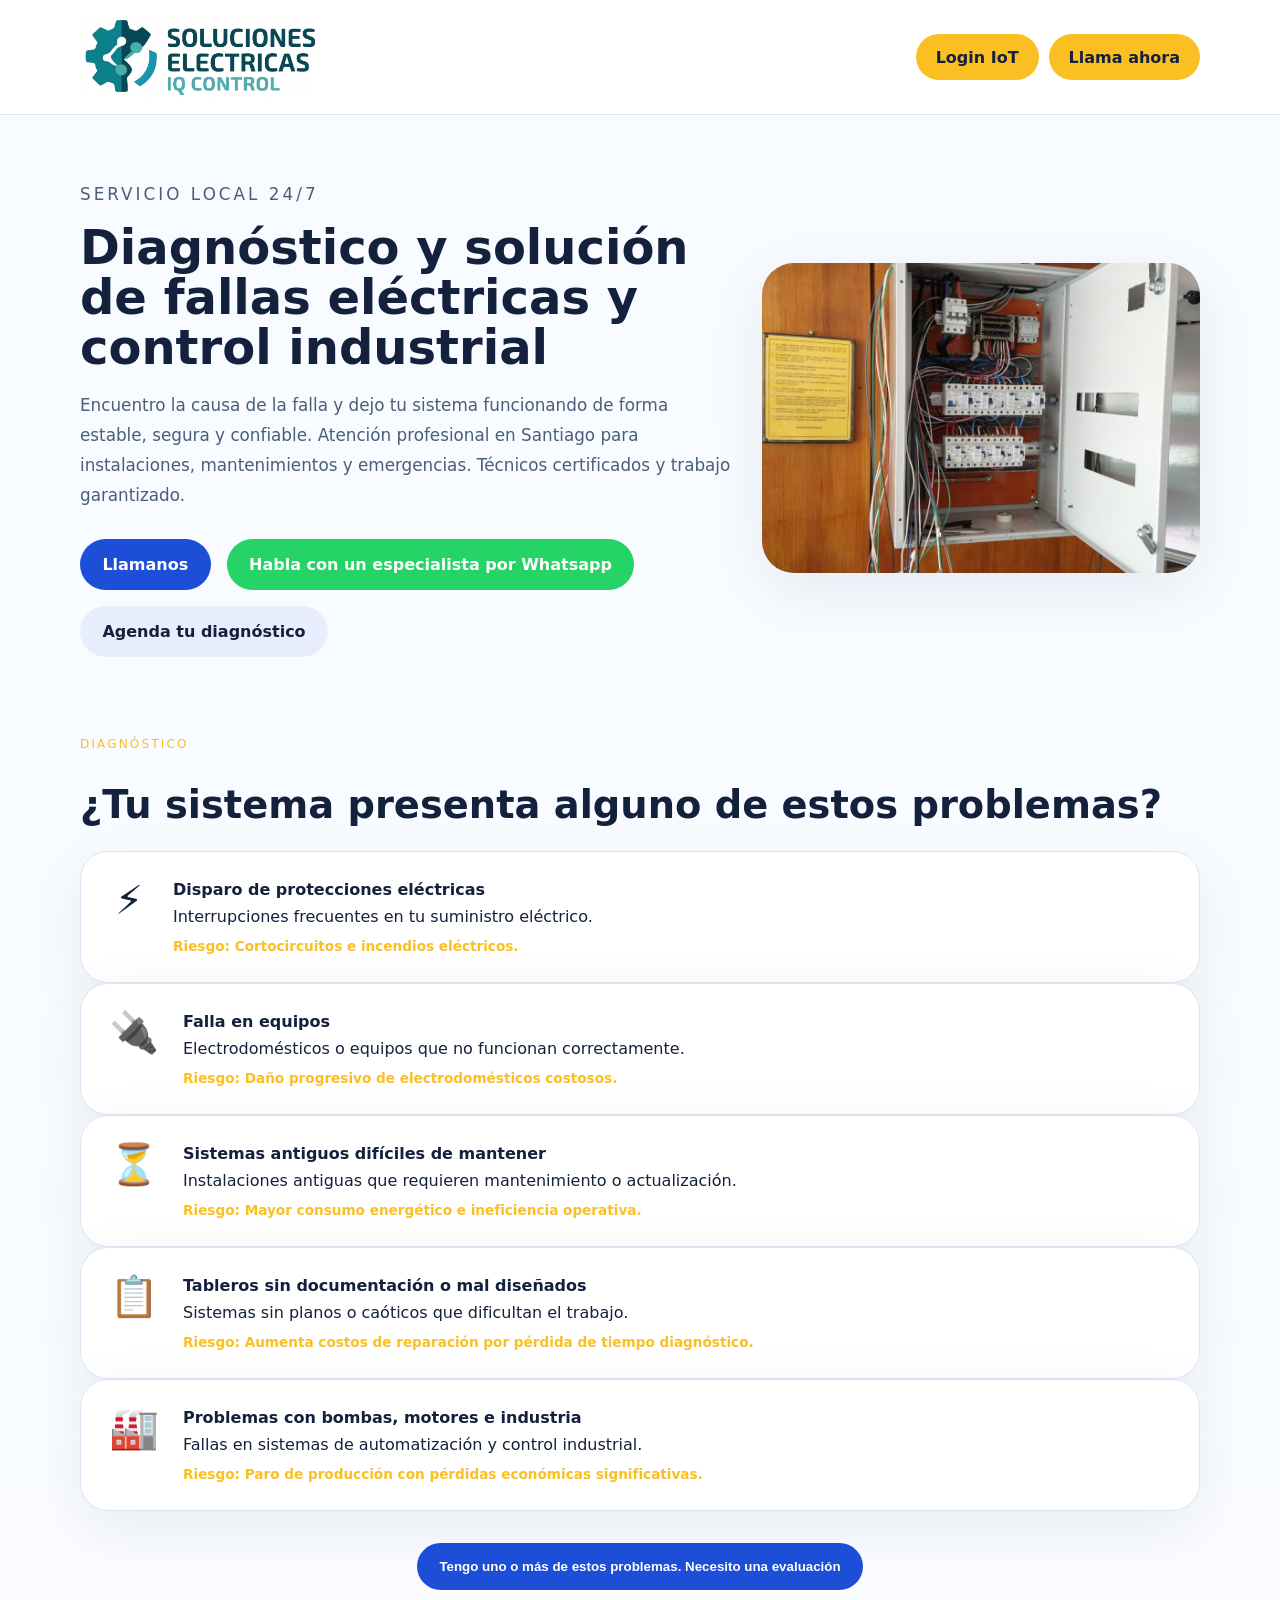
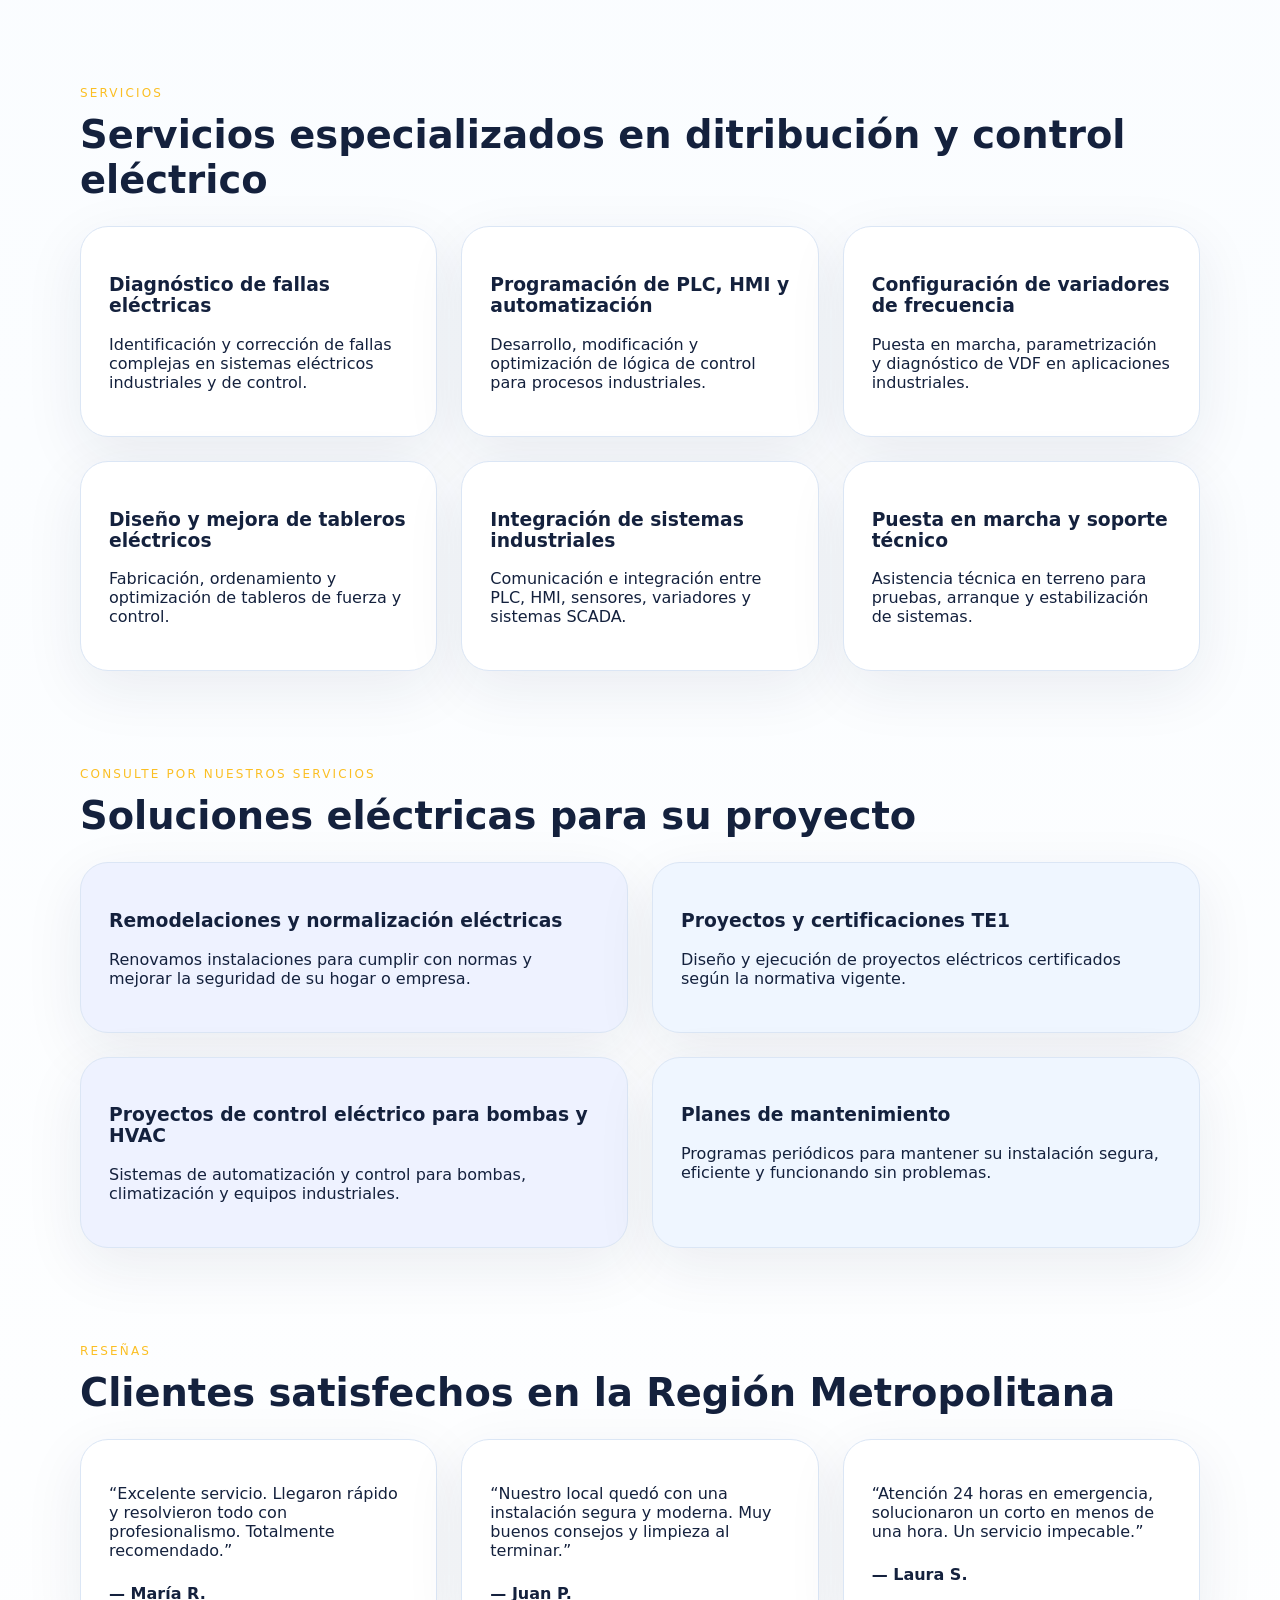
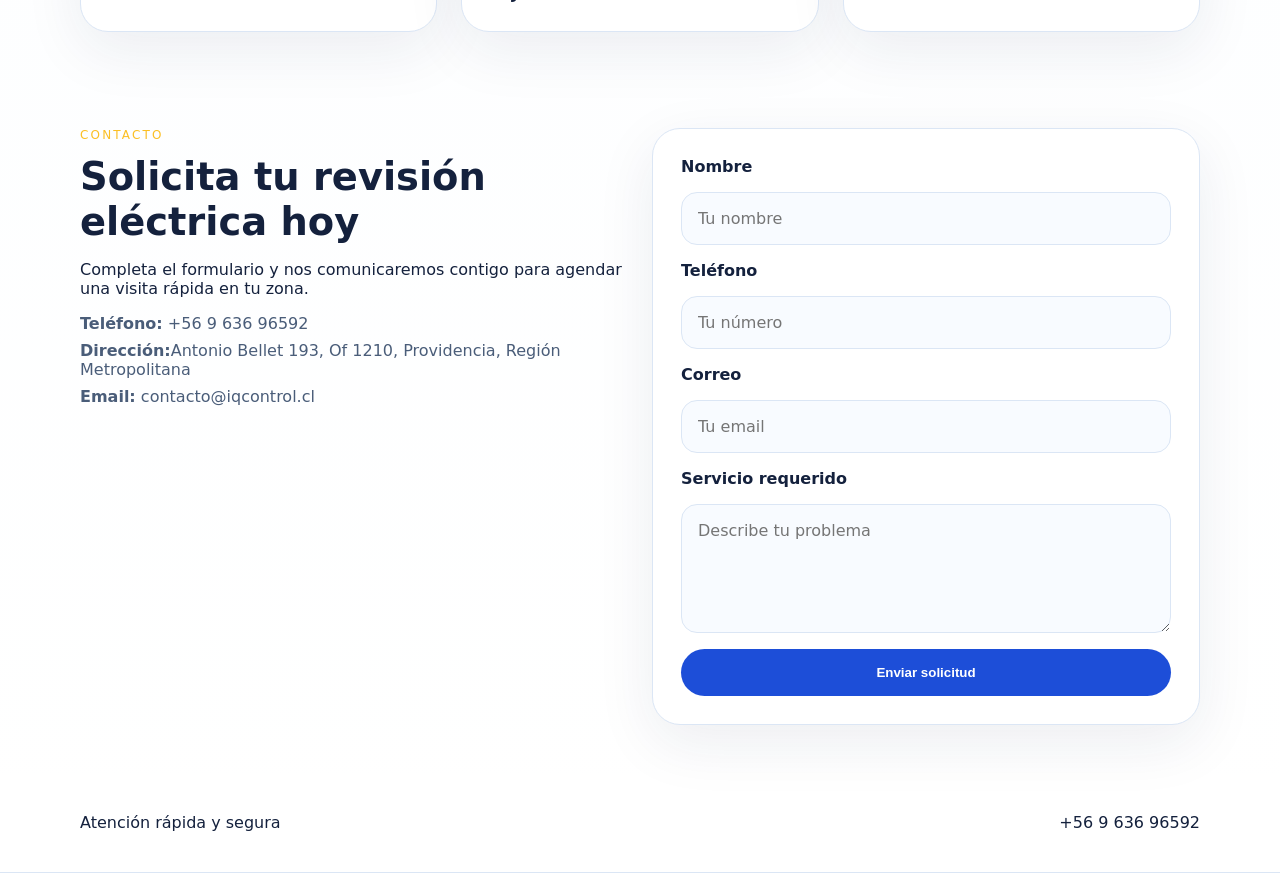
<file: index.html>
<!DOCTYPE html>
<html lang="es">
<head>
  <meta charset="UTF-8" />
  <meta name="viewport" content="width=device-width, initial-scale=1.0" />
  <meta name="description" content="Electricista profesional en Santiago. Servicios residenciales, comerciales y emergencias 24/7. Rápido, seguro y confiable." />
  <meta name="keywords" content="electricista, servicios eléctricos, electricista residencial, electricista comercial, emergencias eléctricas, Región Metropolitana" />
  <meta name="author" content="Electricista Profesional" />
  <title>Electricista Profesional | Servicios Eléctricos en Santiago</title>
  <link rel="stylesheet" href="styles.css" />
</head>
<body>
  <header class="site-header">
    <div class="container header-inner">
      <div class="brand">
        <img src="images/Sol_Elec_logo.png" alt="Sol Elec logo" class="logo-image">
      </div>
      <div style="display: flex; gap: 10px; align-items: center;">
      <a class="phone-link desktop-call" href="/iot-login.html">
      Login IoT
      </a>
      <a class="phone-link desktop-call" href="tel:+56963696592">
      Llama ahora
      </a>

</div>
</div>
    </div>
  </header>

  <main>
    <section class="hero">
      <div class="container hero-grid">
        <div class="hero-copy">
          <p class="eyebrow">Servicio local 24/7</p>
          <h2>Diagnóstico y solución de fallas eléctricas y control industrial</h2>
          <p>Encuentro la causa de la falla y dejo tu sistema funcionando de forma estable, segura y confiable. Atención profesional en Santiago para instalaciones, mantenimientos y emergencias. Técnicos certificados y trabajo garantizado.</p>
          <div class="hero-actions">
            <a class="button button-primary" href="tel:+56963696592">Llamanos</a>
            <a class="button button-whatsapp" href="https://wa.me/56963696592?text=Hola,%20tengo%20una%20falla%20en%20">Habla con un especialista por Whatsapp</a>
            <a class="button button-secondary" href="#contacto">Agenda tu diagnóstico</a>
          </div>
        </div>
        <div class="hero-image">
          <div class="carousel" aria-label="Carrusel de trabajos eléctricos">
            <div class="carousel-track">
              <div class="carousel-slide">
                <img src="images/TDA.jpeg" alt="Montaje y conexionado de tablero de distribución alumbrado TDA" />
              </div>
              <div class="carousel-slide">
                <img src="images/Sala_Bombas.jpeg" alt="Tablero de control eléctrico en sala de bombas industriales" />
              </div>
              <div class="carousel-slide">
                <img src="images/Clorador.jpeg" alt="Sistema de automatización para clorador con cableado seguro" />
              </div>
              <div class="carousel-slide">
                <img src="images/Sala_Elec.jpeg" alt="Integración de sistemas en sala eléctrica industrial" />
              </div>
              <div class="carousel-slide">
                <img src="images/TDFyC.jpeg" alt="Tablero de fuerza y control eléctrico TDFyC armado" />
              </div>
            </div>
          </div>
        </div>
      </div>
    </section>

    <section class="problems container">
      <p class="eyebrow">Diagnóstico</p>
      <h2>¿Tu sistema presenta alguno de estos problemas?</h2>
      <form class="problems-form">
        <div class="problems-grid">
          <label class="problem-item">
            <input type="checkbox" class="problem-checkbox" />
            <div class="problem-icon">⚡</div>
            <div class="problem-content">
              <h4>Disparo de protecciones eléctricas</h4>
              <p>Interrupciones frecuentes en tu suministro eléctrico.</p>
              <small class="problem-risk">Riesgo: Cortocircuitos e incendios eléctricos.</small>
            </div>
          </label>
          <label class="problem-item">
            <input type="checkbox" class="problem-checkbox" />
            <div class="problem-icon">🔌</div>
            <div class="problem-content">
              <h4>Falla en equipos</h4>
              <p>Electrodomésticos o equipos que no funcionan correctamente.</p>
              <small class="problem-risk">Riesgo: Daño progresivo de electrodomésticos costosos.</small>
            </div>
          </label>
          <label class="problem-item">
            <input type="checkbox" class="problem-checkbox" />
            <div class="problem-icon">⏳</div>
            <div class="problem-content">
              <h4>Sistemas antiguos difíciles de mantener</h4>
              <p>Instalaciones antiguas que requieren mantenimiento o actualización.</p>
              <small class="problem-risk">Riesgo: Mayor consumo energético e ineficiencia operativa.</small>
            </div>
          </label>
          <label class="problem-item">
            <input type="checkbox" class="problem-checkbox" />
            <div class="problem-icon">📋</div>
            <div class="problem-content">
              <h4>Tableros sin documentación o mal diseñados</h4>
              <p>Sistemas sin planos o caóticos que dificultan el trabajo.</p>
              <small class="problem-risk">Riesgo: Aumenta costos de reparación por pérdida de tiempo diagnóstico.</small>
            </div>
          </label>
          <label class="problem-item">
            <input type="checkbox" class="problem-checkbox" />
            <div class="problem-icon">🏭</div>
            <div class="problem-content">
              <h4>Problemas con bombas, motores e industria</h4>
              <p>Fallas en sistemas de automatización y control industrial.</p>
              <small class="problem-risk">Riesgo: Paro de producción con pérdidas económicas significativas.</small>
            </div>
          </label>
        </div>
        <div class="problems-action">
          <button type="button" class="button button-primary" onclick="handleDiagnosis()">
            Tengo uno o más de estos problemas. Necesito una evaluación
          </button>
        </div>
      </form>
    </section>

    <section class="services container" id="servicios">
      <p class="eyebrow">Servicios</p>
      <h2>Servicios especializados en ditribución y control eléctrico</h2>
      <div class="service-grid">
        <article class="service-card">
          <h3>Diagnóstico de fallas eléctricas</h3>
          <p>Identificación y corrección de fallas complejas en sistemas eléctricos industriales y de control.</p>
        </article>
        <article class="service-card">
          <h3>Programación de PLC, HMI y automatización</h3>
          <p>Desarrollo, modificación y optimización de lógica de control para procesos industriales.</p>
        </article>
        <article class="service-card">
          <h3>Configuración de variadores de frecuencia</h3>
          <p>Puesta en marcha, parametrización y diagnóstico de VDF en aplicaciones industriales.</p>
        </article>
        <article class="service-card">
          <h3>Diseño y mejora de tableros eléctricos</h3>
          <p>Fabricación, ordenamiento y optimización de tableros de fuerza y control.</p>
        </article>
        <article class="service-card">
          <h3>Integración de sistemas industriales</h3>
          <p>Comunicación e integración entre PLC, HMI, sensores, variadores y sistemas SCADA.</p>
        </article>
        <article class="service-card">
          <h3>Puesta en marcha y soporte técnico</h3>
          <p>Asistencia técnica en terreno para pruebas, arranque y estabilización de sistemas.</p>
        </article>
      </div>
    </section>

    <section class="before-after">
      <div class="container">
        <p class="eyebrow">Consulte por nuestros servicios</p>
        <h2>Soluciones eléctricas para su proyecto</h2>
        <div class="before-after-grid">
          <div class="panel panel-before">
            <h3>Remodelaciones y normalización eléctricas</h3>
            <p>Renovamos instalaciones para cumplir con normas y mejorar la seguridad de su hogar o empresa.</p>
          </div>
          <div class="panel panel-after">
            <h3>Proyectos y certificaciones TE1</h3>
            <p>Diseño y ejecución de proyectos eléctricos certificados según la normativa vigente.</p>
          </div>
          <div class="panel panel-before">
            <h3>Proyectos de control eléctrico para bombas y HVAC</h3>
            <p>Sistemas de automatización y control para bombas, climatización y equipos industriales.</p>
          </div>
          <div class="panel panel-after">
            <h3>Planes de mantenimiento</h3>
            <p>Programas periódicos para mantener su instalación segura, eficiente y funcionando sin problemas.</p>
          </div>
        </div>
      </div>
    </section>

    <section class="reviews container" id="reseñas">
      <p class="eyebrow">Reseñas</p>
      <h2>Clientes satisfechos en la Región Metropolitana</h2>
      <div class="review-grid">
        <article class="review-card">
          <p>“Excelente servicio. Llegaron rápido y resolvieron todo con profesionalismo. Totalmente recomendado.”</p>
          <span>— María R.</span>
        </article>
        <article class="review-card">
          <p>“Nuestro local quedó con una instalación segura y moderna. Muy buenos consejos y limpieza al terminar.”</p>
          <span>— Juan P.</span>
        </article>
        <article class="review-card">
          <p>“Atención 24 horas en emergencia, solucionaron un corto en menos de una hora. Un servicio impecable.”</p>
          <span>— Laura S.</span>
        </article>
      </div>
    </section>

    <section class="contact container" id="contacto">
      <div class="contact-grid">
        <div>
          <p class="eyebrow">Contacto</p>
          <h2>Solicita tu revisión eléctrica hoy</h2>
          <p>Completa el formulario y nos comunicaremos contigo para agendar una visita rápida en tu zona.</p>
          <div class="contact-details">
            <p><strong>Teléfono:</strong> <a href="tel:+56963696592">+56 9 636 96592</a></p>
            <p><strong>Dirección:</strong>Antonio Bellet 193, Of 1210, Providencia, Región Metropolitana</p>
            <p><strong>Email:</strong> <a href="mailto:info@electricidad.com">contacto@iqcontrol.cl</a></p>
          </div>
        </div>
        <form class="contact-form" action="https://docs.google.com/forms/d/e/1FAIpQLSdugPRH-Kz9HpvTN1qVgBoM1DXWUp9fiHr8EJO1XIlXHhiqpg/formResponse" method="post" target="_blank">
          <label for="nombre">Nombre</label>
          <input type="text" id="nombre" name="entry.182788441" placeholder="Tu nombre" required />

          <label for="telefono">Teléfono</label>
          <input type="tel" id="telefono" name="entry.1556620969" placeholder="Tu número" required />

          <label for="email">Correo</label>
          <input type="email" id="email" name="entry.1659894845" placeholder="Tu email" required />

          <label for="mensaje">Servicio requerido</label>
          <textarea id="mensaje" name="entry.1396817873" rows="5" placeholder="Describe tu problema" required></textarea>

          <button class="button button-primary" type="submit">Enviar solicitud</button>
        </form>
      </div>
    </section>
  </main>

  <footer class="site-footer">
    <div class="container footer-inner">
      <p>Atención rápida y segura</p>
      <a href="tel:+56963696592">+56 9 636 96592</a>
    </div>
  </footer>

  <a class="sticky-call" href="tel:+56963696592">Llama ahora</a>

  <script>
    function handleDiagnosis() {
      const checkboxes = document.querySelectorAll('.problem-checkbox:checked');
      const problems = Array.from(checkboxes).map(cb => {
        return cb.parentElement.querySelector('h4').textContent.trim();
      });
      
      let message = 'Hola, tengo uno o más de estos problemas eléctricos y necesito una evaluación: ';
      if (problems.length > 0) {
        message += problems.join(', ');
      } else {
        message += 'Tengo problemas eléctricos y necesito ayuda.';
      }
      
      const whatsappUrl = `https://wa.me/56963696592?text=${encodeURIComponent(message)}`;
      window.open(whatsappUrl, '_blank');
    }
  </script>
</body>
</html>
</file>
<file: styles.css>
:root {
  --bg: #f7fbff;
  --surface: #ffffff;
  --text: #14213d;
  --muted: #4a5d79;
  --primary: #1d4ed8;
  --accent: #fbbf24;
  --border: #dbe6f5;
  --shadow: 0 18px 60px rgba(20, 33, 77, 0.08);
}

* {
  box-sizing: border-box;
}

html {
  scroll-behavior: smooth;
}

body {
  margin: 0;
  font-family: Inter, system-ui, -apple-system, BlinkMacSystemFont, "Segoe UI", sans-serif;
  color: var(--text);
  background: linear-gradient(180deg, #f7fbff 0%, #ffffff 100%);
}

img {
  max-width: 100%;
  display: block;
}

a {
  color: inherit;
  text-decoration: none;
}

.container {
  width: min(1120px, calc(100% - 2rem));
  margin: 0 auto;
}

.site-header,
.site-footer {
  background: var(--surface);
  border-bottom: 1px solid var(--border);
}

.header-inner,
.footer-inner,
.hero-grid,
.service-grid,
.before-after-grid,
.review-grid,
.contact-grid {
  display: grid;
  gap: 1.5rem;
}

.header-inner {
  grid-template-columns: auto auto;
  align-items: center;
  justify-content: space-between;
}

.site-header {
  position: sticky;
  top: 0;
  z-index: 20;
  backdrop-filter: blur(10px);
}

.site-header .container {
  padding: 1rem 0;
}

.brand {
  display: flex;
  gap: 1rem;
  align-items: center;
}

.logo-mark {
  display: inline-flex;
  width: 3rem;
  height: 3rem;
  align-items: center;
  justify-content: center;
  border-radius: 1rem;
  background: linear-gradient(180deg, #1d4ed8 0%, #3b82f6 100%);
  color: white;
  font-size: 1.4rem;
}

.logo-image {
  width: 15rem;
  height: auto;
  object-fit: contain;
}

.eyebrow {
  text-transform: uppercase;
  letter-spacing: 0.18em;
  font-size: 0.75rem;
  color: var(--accent);
  margin: 0 0 0.75rem;
}

.site-header h1,
.hero h2,
.services h2,
.before-after h2,
.reviews h2,
.contact h2 {
  margin: 0;
}

.site-header h1 {
  font-size: 1rem;
}

.desktop-call {
  justify-self: end;
  align-self: center;
  display: inline-flex;
  padding: 0.85rem 1.25rem;
  border-radius: 999px;
  background: var(--accent);
  color: var(--text);
  font-weight: 700;
}

.hero {
  padding: 4rem 0 2rem;
}

.hero-grid {
  grid-template-columns: minmax(0, 1.2fr) minmax(320px, 0.8fr);
  align-items: center;
}

.hero-copy h2 {
  font-size: clamp(2rem, 4vw, 3rem);
  line-height: 1.05;
}

.hero-copy p {
  font-size: 1.05rem;
  line-height: 1.8;
  color: var(--muted);
}

.hero-actions {
  display: flex;
  flex-wrap: wrap;
  gap: 1rem;
  margin-top: 1.75rem;
}

.button {
  display: inline-flex;
  align-items: center;
  justify-content: center;
  padding: 1rem 1.4rem;
  border-radius: 999px;
  font-weight: 700;
  transition: transform 0.2s ease, box-shadow 0.2s ease;
  border: none;
  cursor: pointer;
}

.button:hover {
  transform: translateY(-1px);
}

.button-primary {
  background: var(--primary);
  color: white;
}

.button-secondary {
  background: rgba(29, 78, 216, 0.08);
  color: var(--text);
}

.button-whatsapp {
  background: #25d366;
  color: white;
}

.hero-image .carousel {
  border-radius: 2rem;
  overflow: hidden;
  box-shadow: var(--shadow);
  background: #f8fbff;
  width: min(680px, 100%);
  aspect-ratio: 680 / 480;
}

.hero-image .carousel-track {
  display: flex;
  animation: slide 25s ease-in-out infinite;
  height: 100%;
}

.hero-image .carousel-slide {
  flex: 0 0 100%;
  height: 100%;
  display: flex;
  align-items: center;
  justify-content: center;
  background: #f8fbff;
}

.hero-image .carousel-slide img {
  width: 100%;
  height: 100%;
  object-fit: cover;
  display: block;
}

@keyframes slide {
  0%, 16.66% {
    transform: translateX(0);
  }
  20%, 36.66% {
    transform: translateX(-100%);
  }
  40%, 56.66% {
    transform: translateX(-200%);
  }
  60%, 76.66% {
    transform: translateX(-300%);
  }
  80%, 100% {
    transform: translateX(-400%);
  }
}

.services,
.before-after,
.reviews,
.contact,
.problems {
  padding: 3rem 0;
}

.services h2,
.before-after h2,
.reviews h2,
.contact h2,
.problems h2 {
  font-size: clamp(2rem, 3vw, 2.5rem);
}

.services h2,
.before-after h2,
.reviews h2,
.problems h2 {
  margin-bottom: 1.5rem;
}

.service-grid,
.review-grid,
.problems-grid {
  grid-template-columns: repeat(auto-fit, minmax(300px, 1fr));
  gap: 1.5rem;
}

.service-card,
.review-card,
.panel,
.contact-form,
.problem-item {
  background: var(--surface);
  border: 1px solid var(--border);
  border-radius: 1.75rem;
  padding: 1.75rem;
  box-shadow: var(--shadow);
}

.problem-item {
  background: var(--surface);
  border: 1px solid var(--border);
  border-radius: 1.75rem;
  padding: 1.75rem;
  box-shadow: var(--shadow);
  cursor: pointer;
  transition: all 0.3s ease;
  display: grid;
  grid-template-columns: auto 1fr;
  gap: 1.5rem;
  align-items: start;
}

.problem-item:hover {
  border-color: var(--primary);
  box-shadow: 0 8px 24px rgba(29, 78, 216, 0.15);
  transform: translateY(-4px);
}

.problem-item input[type="checkbox"] {
  display: none;
}

.problem-item input[type="checkbox"]:checked {
  display: none;
}

.problem-item input[type="checkbox"]:checked + .problem-content {
  color: white;
}

.problem-item:has(input[type="checkbox"]:checked) {
  background: var(--primary);
  color: white;
  border-color: var(--primary);
}

.problem-item:has(input[type="checkbox"]:checked) h4,
.problem-item:has(input[type="checkbox"]:checked) p {
  color: white;
}

.problem-item:has(input[type="checkbox"]:checked) .problem-risk {
  color: rgba(255, 255, 255, 0.8);
}

.problem-icon {
  font-size: 2.5rem;
  line-height: 1;
  min-width: 2.5rem;
  text-align: center;
}

.problem-content {
  flex: 1;
}

.problem-item h4,
.problem-item p {
  margin: 0 0 0.5rem 0;
}

.problem-risk {
  display: block;
  color: var(--accent);
  font-size: 0.85rem;
  font-weight: 600;
  margin-top: 0.75rem;
}

.problems-form {
  width: 100%;
}

.problems-action {
  margin-top: 2rem;
  text-align: center;
}

.problems-action .button {
  max-width: 500px;
}

.before-after-grid {
  grid-template-columns: repeat(2, minmax(0, 1fr));
}

.panel-before {
  background: #eef2ff;
}

.panel-after {
  background: #eff6ff;
}

.review-grid {
  grid-template-columns: repeat(3, minmax(0, 1fr));
}

.review-card span {
  display: block;
  margin-top: 1.5rem;
  font-weight: 700;
  color: var(--text);
}

.contact-grid {
  grid-template-columns: 1fr 1fr;
  align-items: start;
}

.contact-form {
  display: grid;
  gap: 1rem;
}

.contact-form label {
  font-weight: 600;
}

.contact-form input,
.contact-form textarea {
  width: 100%;
  border: 1px solid var(--border);
  border-radius: 1rem;
  padding: 1rem;
  font: inherit;
  color: var(--text);
  background: #f8fbff;
}

.contact-form input:focus,
.contact-form textarea:focus {
  outline: 2px solid rgba(29, 78, 216, 0.25);
  border-color: var(--primary);
}

.contact-details p {
  margin: 0.5rem 0;
  color: var(--muted);
}

.site-footer {
  padding: 1.5rem 0;
}

.footer-inner {
  grid-template-columns: 1fr auto;
  align-items: center;
}

.sticky-call {
  display: none;
  position: sticky;
  bottom: 1rem;
  left: 50%;
  transform: translateX(-50%);
  z-index: 30;
  width: min(92%, 360px);
  padding: 1rem 1.2rem;
  border-radius: 999px;
  text-align: center;
  background: var(--accent);
  color: var(--text);
  font-weight: 700;
  box-shadow: 0 18px 40px rgba(29, 78, 216, 0.16);
}

@media (max-width: 900px) {
  .hero-grid,
  .contact-grid,
  .service-grid,
  .before-after-grid,
  .review-grid,
  .problems-grid,
  .footer-inner {
    grid-template-columns: 1fr;
  }

  .desktop-call {
    display: none;
  }

  .hero {
    padding-top: 3rem;
  }
}

@media (max-width: 720px) {
  .hero,
  .services,
  .before-after,
  .reviews,
  .contact,
  .problems {
    padding: 2rem 0;
  }

  .site-header .container,
  .footer-inner {
    display: block;
  }

  .hero-copy h2 {
    font-size: 2rem;
  }

  .button {
    width: 100%;
  }

  .button-secondary {
    width: auto;
  }

  .sticky-call {
    display: inline-flex;
  }
}
</file>
